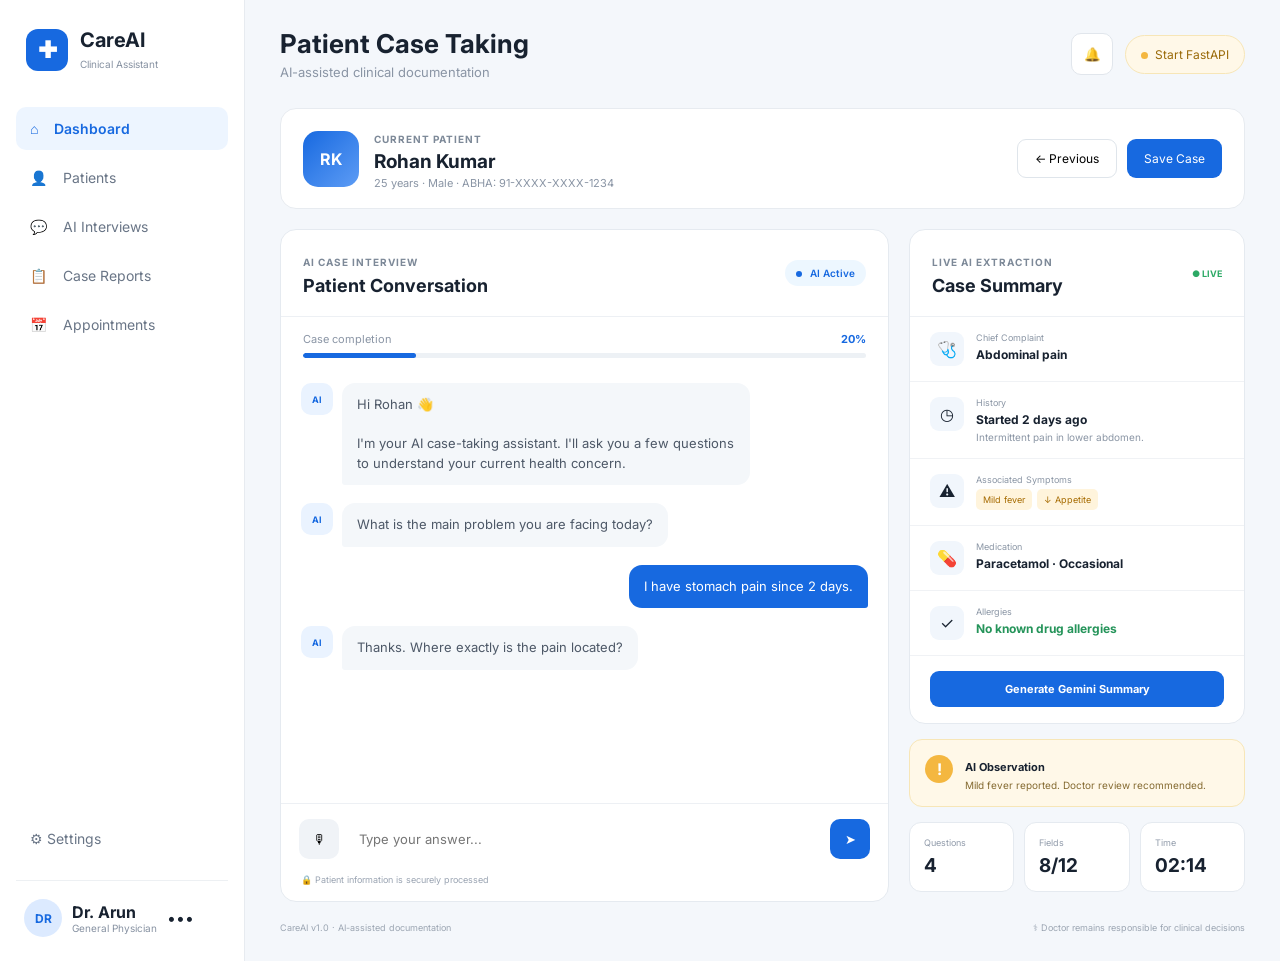
<file: frontend/index.html>
<!DOCTYPE html>
<html lang="en">
<head>
    <meta charset="UTF-8">
    <meta name="viewport" content="width=device-width, initial-scale=1.0">

    <title>CareAI | Patient Case Taking</title>

    <link rel="stylesheet" href="style.css">

    <link rel="preconnect" href="https://fonts.googleapis.com">
    <link rel="preconnect" href="https://fonts.gstatic.com" crossorigin>

    <link href="https://fonts.googleapis.com/css2?family=Inter:wght@400;500;600;700;800&display=swap" rel="stylesheet">
</head>

<body>

<div class="app">

    <aside class="sidebar">

        <div class="brand">
            <div class="logo">✚</div>
            <div>
                <h2>CareAI</h2>
                <span>Clinical Assistant</span>
            </div>
        </div>

        <nav>

            <button class="nav-item active">
                <span>⌂</span>
                Dashboard
            </button>

            <button class="nav-item">
                <span>👤</span>
                Patients
            </button>

            <button class="nav-item">
                <span>💬</span>
                AI Interviews
            </button>

            <button class="nav-item">
                <span>📋</span>
                Case Reports
            </button>

            <button class="nav-item">
                <span>📅</span>
                Appointments
            </button>

        </nav>

        <div class="sidebar-bottom">

            <button class="nav-item">
                ⚙ Settings
            </button>

            <div class="doctor-mini">
                <div class="avatar">DR</div>

                <div>
                    <strong>Dr. Arun</strong>
                    <small>General Physician</small>
                </div>

                <span>•••</span>
            </div>

        </div>

    </aside>

    <main class="main">

        <header class="topbar">

            <div>
                <h1>Patient Case Taking</h1>
                <p>AI-assisted clinical documentation</p>
            </div>

            <div class="top-actions">

                <button class="icon-btn">🔔</button>

                <button class="status">
                    <span></span>
                    System Online
                </button>

            </div>

        </header>

        <section class="patient-header">

            <div class="patient-info">

                <div class="patient-avatar">
                    RK
                </div>

                <div>
                    <span class="label">CURRENT PATIENT</span>

                    <h2>Rohan Kumar</h2>

                    <p>
                        25 years · Male · ABHA: 91-XXXX-XXXX-1234
                    </p>
                </div>

            </div>

            <div class="patient-actions">

                <button class="secondary-btn">
                    ← Previous
                </button>

                <button class="primary-btn">
                    Save Case
                </button>

            </div>

        </section>

        <section class="dashboard-grid">

            <div class="interview-card">

                <div class="card-header">

                    <div>
                        <span class="eyebrow">AI CASE INTERVIEW</span>

                        <h2>Patient Conversation</h2>
                    </div>

                    <div class="ai-status">
                        <div class="pulse"></div>
                        AI Active
                    </div>

                </div>

                <div class="progress-area">

                    <div class="progress-text">
                        <span>Case completion</span>
                        <strong id="progressText">20%</strong>
                    </div>

                    <div class="progress">
                        <div id="progressBar"></div>
                    </div>

                </div>

                <div class="chat" id="chat">

                    <div class="message ai">
                        <div class="bot-avatar">AI</div>
                        <div class="bubble">
                            Hi Rohan 👋<br><br>
                            I'm your AI case-taking assistant.
                            I'll ask you a few questions to understand your current health concern.
                        </div>
                    </div>

                    <div class="message ai">
                        <div class="bot-avatar">AI</div>
                        <div class="bubble">
                            What is the main problem you are facing today?
                        </div>
                    </div>

                    <div class="message user">
                        <div class="bubble">
                            I have stomach pain since 2 days.
                        </div>
                    </div>

                    <div class="message ai">
                        <div class="bot-avatar">AI</div>
                        <div class="bubble">
                            Thanks. Where exactly is the pain located?
                        </div>
                    </div>

                </div>

                <div class="chat-input">

                    <button class="mic-btn" onclick="voiceInput()">
                        🎙
                    </button>

                    <input
                        id="messageInput"
                        type="text"
                        placeholder="Type your answer..."
                        onkeypress="handleEnter(event)"
                    >

                    <button
                        class="send-btn"
                        onclick="sendMessage()"
                    >
                        ➤
                    </button>

                </div>

                <div class="privacy">
                    🔒 Patient information is securely processed
                </div>

            </div>

            <div class="right-column">

                <div class="summary-card">

                    <div class="card-header">

                        <div>
                            <span class="eyebrow">LIVE AI EXTRACTION</span>
                            <h2>Case Summary</h2>
                        </div>

                        <span class="live-dot">● LIVE</span>

                    </div>

                    <div class="summary-section">

                        <div class="summary-icon">🩺</div>

                        <div>
                            <small>Chief Complaint</small>

                            <strong id="complaint">
                                Abdominal pain
                            </strong>
                        </div>

                    </div>

                    <div class="summary-section">

                        <div class="summary-icon">◷</div>

                        <div>
                            <small>History</small>

                            <strong id="historySummary">
                                Started 2 days ago
                            </strong>

                            <p id="historyDetail">
                                Intermittent pain in lower abdomen.
                            </p>
                        </div>

                    </div>

                    <div class="summary-section">

                        <div class="summary-icon">⚠</div>

                        <div>
                            <small>Associated Symptoms</small>

                            <div class="tags">
                                <span id="symptomTag1">Mild fever</span>
                                <span id="symptomTag2">↓ Appetite</span>
                            </div>
                        </div>

                    </div>

                    <div class="summary-section">

                        <div class="summary-icon">💊</div>

                        <div>
                            <small>Medication</small>

                            <strong id="medicationSummary">
                                Paracetamol · Occasional
                            </strong>
                        </div>

                    </div>

                    <div class="summary-section">

                        <div class="summary-icon">✓</div>

                        <div>
                            <small>Allergies</small>

                            <strong class="safe" id="allergySummary">
                                No known drug allergies
                            </strong>
                        </div>

                    </div>

                    <button class="summary-action" onclick="generateConversationSummary()">
                        Generate Gemini Summary
                    </button>

                </div>

                <div class="alert-card">

                    <div class="alert-icon">
                        !
                    </div>

                    <div>

                        <strong>AI Observation</strong>

                        <p id="alertText">
                            Mild fever reported.
                            Doctor review recommended.
                        </p>

                    </div>

                </div>

                <div class="stats-grid">

                    <div class="stat">
                        <span>Questions</span>
                        <strong id="questionCount">4</strong>
                    </div>

                    <div class="stat">
                        <span>Fields</span>
                        <strong>8/12</strong>
                    </div>

                    <div class="stat">
                        <span>Time</span>
                        <strong>02:14</strong>
                    </div>

                </div>

            </div>

        </section>

        <footer>

            <span>CareAI v1.0 · AI-assisted documentation</span>

            <span>
                ⚕ Doctor remains responsible for clinical decisions
            </span>

        </footer>

    </main>

</div>

<script src="script.js"></script>

</body>
</html>
</file>
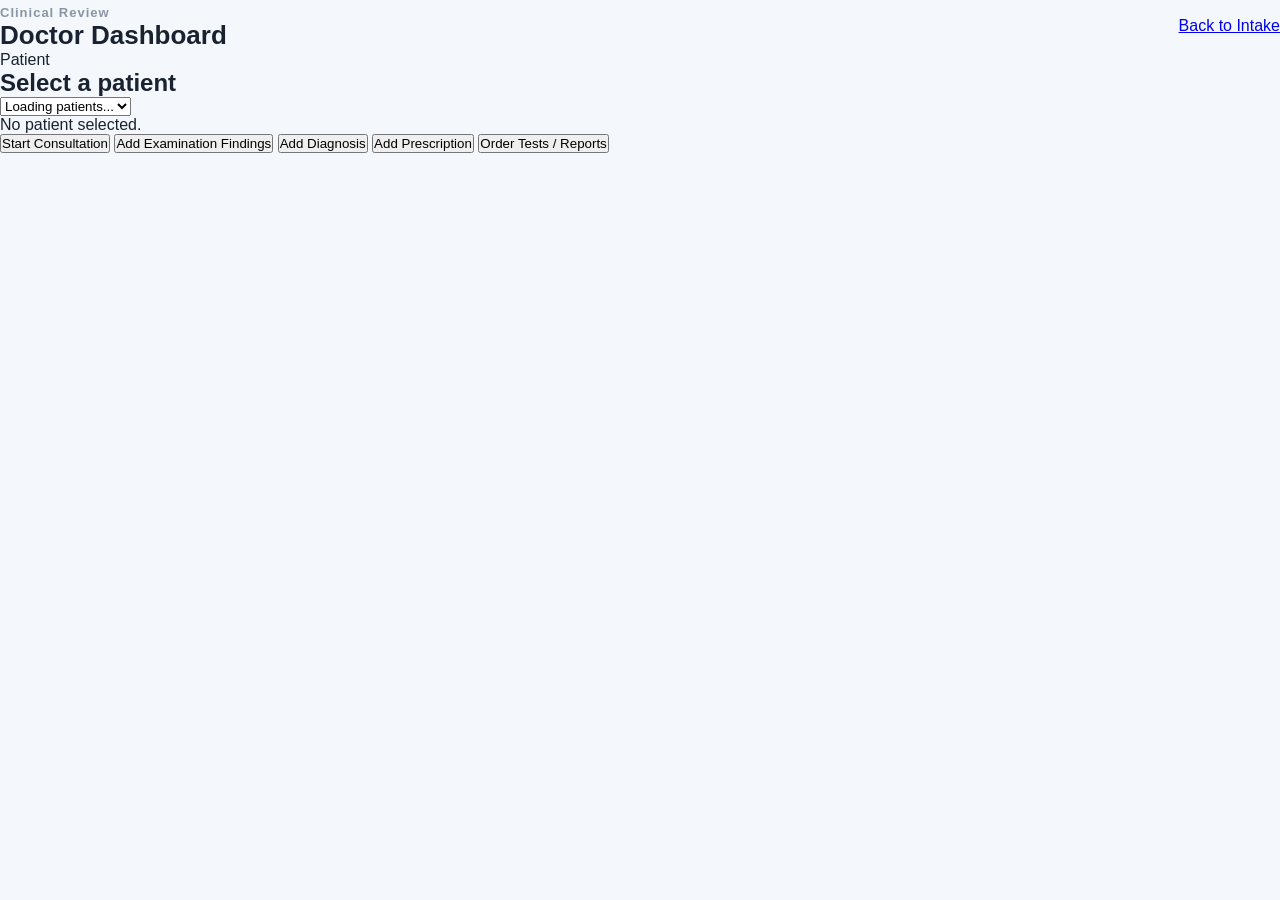
<file: frontend/doctor.html>
<!DOCTYPE html>
<html lang="en">
<head>
    <meta charset="UTF-8" />
    <meta name="viewport" content="width=device-width, initial-scale=1.0" />
    <title>Doctor Dashboard</title>
    <link rel="stylesheet" href="style.css" />
</head>
<body>
    <div class="container">
        <header class="topbar">
            <div>
                <p class="eyebrow">Clinical Review</p>
                <h1>Doctor Dashboard</h1>
            </div>
            <a class="doctor-link" href="index.html">Back to Intake</a>
        </header>

        <section class="card dashboard-card">
            <div class="dashboard-header">
                <div>
                    <label>Patient</label>
                    <h2 id="doctorPatientName">Select a patient</h2>
                </div>
                <select id="patientSelect" onchange="loadPatient()">
                    <option value="">Loading patients...</option>
                </select>
            </div>

            <div id="doctorDetails" class="doctor-details">
                <p>No patient selected.</p>
            </div>

            <div class="action-grid">
                <button>Start Consultation</button>
                <button>Add Examination Findings</button>
                <button>Add Diagnosis</button>
                <button>Add Prescription</button>
                <button>Order Tests / Reports</button>
            </div>
        </section>
    </div>

    <script src="script.js"></script>
    <script>
        window.addEventListener('DOMContentLoaded', loadPatientListForDoctor)
    </script>
</body>
</html>
</file>
<file: frontend/style.css>
* {
    box-sizing: border-box;
    margin: 0;
    padding: 0;
}

body {
    font-family: "Inter", sans-serif;
    background: #f4f7fb;
    color: #182230;
}

button,
input {
    font-family: inherit;
}

.app {
    display: flex;
    min-height: 100vh;
}

.sidebar {
    width: 245px;
    background: #ffffff;
    border-right: 1px solid #e7ebf0;
    padding: 24px 16px;
    display: flex;
    flex-direction: column;
}

.brand {
    display: flex;
    align-items: center;
    gap: 12px;
    padding: 4px 10px 35px;
}

.logo {
    width: 42px;
    height: 42px;
    border-radius: 12px;
    background: #1769e0;
    color: white;
    display: grid;
    place-items: center;
    font-size: 23px;
    font-weight: bold;
}

.brand h2 {
    font-size: 20px;
}

.brand span {
    font-size: 10px;
    color: #8792a2;
}

nav {
    display: flex;
    flex-direction: column;
    gap: 6px;
}

.nav-item {
    border: none;
    background: transparent;
    padding: 13px 14px;
    border-radius: 10px;
    text-align: left;
    color: #697586;
    font-size: 14px;
    cursor: pointer;
}

.nav-item span {
    margin-right: 12px;
}

.nav-item:hover,
.nav-item.active {
    background: #edf5ff;
    color: #1769e0;
    font-weight: 600;
}

.sidebar-bottom {
    margin-top: auto;
}

.doctor-mini {
    border-top: 1px solid #edf0f3;
    margin-top: 20px;
    padding: 18px 8px 0;
    display: flex;
    align-items: center;
    gap: 10px;
}

.doctor-mini small {
    display: block;
    color: #8792a2;
    font-size: 10px;
}

.avatar {
    width: 38px;
    height: 38px;
    border-radius: 50%;
    background: #dceaff;
    color: #1769e0;
    display: grid;
    place-items: center;
    font-size: 12px;
    font-weight: bold;
}

.main {
    flex: 1;
    padding: 28px 35px;
    max-width: 1600px;
    margin: auto;
}

.topbar {
    display: flex;
    justify-content: space-between;
    align-items: center;
}

.topbar h1 {
    font-size: 26px;
}

.topbar p {
    color: #8a95a5;
    font-size: 13px;
    margin-top: 5px;
}

.top-actions {
    display: flex;
    align-items: center;
    gap: 12px;
}

.icon-btn {
    width: 42px;
    height: 42px;
    border: 1px solid #e1e6ec;
    background: white;
    border-radius: 10px;
    cursor: pointer;
}

.status {
    border: 1px solid #dcefe4;
    background: #f2fbf5;
    padding: 11px 15px;
    border-radius: 20px;
    color: #21844b;
    font-size: 12px;
}

.status span {
    width: 7px;
    height: 7px;
    background: #2ebc69;
    display: inline-block;
    border-radius: 50%;
    margin-right: 7px;
}

.status.warning {
    border-color: #f7e6b7;
    background: #fff8e8;
    color: #9a6a08;
}

.status.warning span {
    background: #f4b740;
}

.patient-header {
    margin-top: 28px;
    background: white;
    border: 1px solid #e7ebf0;
    border-radius: 16px;
    padding: 18px 22px;
    display: flex;
    justify-content: space-between;
    align-items: center;
}

.patient-info {
    display: flex;
    align-items: center;
    gap: 15px;
}

.patient-avatar {
    width: 56px;
    height: 56px;
    background: linear-gradient(135deg, #1769e0, #5d9cf5);
    color: white;
    border-radius: 15px;
    display: grid;
    place-items: center;
    font-weight: 700;
}

.label,
.eyebrow {
    font-size: 10px;
    letter-spacing: 1px;
    color: #7d8998;
    font-weight: 700;
}

.patient-info h2 {
    font-size: 19px;
    margin: 3px 0;
}

.patient-info p {
    font-size: 11px;
    color: #8a95a5;
}

.patient-actions {
    display: flex;
    gap: 10px;
}

.secondary-btn,
.primary-btn {
    padding: 11px 17px;
    border-radius: 9px;
    cursor: pointer;
    font-size: 12px;
}

.secondary-btn {
    background: white;
    border: 1px solid #dfe5eb;
}

.primary-btn {
    background: #1769e0;
    color: white;
    border: none;
}

.dashboard-grid {
    display: grid;
    grid-template-columns: 1.45fr 0.8fr;
    gap: 20px;
    margin-top: 20px;
}

.interview-card,
.summary-card {
    background: white;
    border: 1px solid #e5eaf0;
    border-radius: 16px;
    overflow: hidden;
}

.card-header {
    padding: 20px 22px;
    border-bottom: 1px solid #edf0f4;
    display: flex;
    justify-content: space-between;
    align-items: center;
}

.card-header h2 {
    font-size: 18px;
    margin-top: 5px;
}

.ai-status {
    background: #edf7ff;
    color: #1769e0;
    padding: 7px 11px;
    border-radius: 20px;
    font-size: 10px;
    font-weight: 600;
}

.pulse {
    display: inline-block;
    width: 6px;
    height: 6px;
    background: #1769e0;
    border-radius: 50%;
    margin-right: 5px;
}

.progress-area {
    padding: 15px 22px 5px;
}

.progress-text {
    display: flex;
    justify-content: space-between;
    font-size: 11px;
    color: #8a95a5;
}

.progress-text strong {
    color: #1769e0;
}

.progress {
    height: 5px;
    background: #edf1f5;
    border-radius: 5px;
    margin-top: 7px;
    overflow: hidden;
}

.progress div {
    width: 20%;
    height: 100%;
    background: #1769e0;
    border-radius: 5px;
    transition: 0.4s;
}

.chat {
    height: 440px;
    padding: 20px;
    overflow-y: auto;
}

.message {
    display: flex;
    gap: 9px;
    margin-bottom: 18px;
}

.message.user {
    justify-content: flex-end;
}

.bot-avatar {
    min-width: 32px;
    height: 32px;
    border-radius: 10px;
    background: #eaf3ff;
    color: #1769e0;
    display: grid;
    place-items: center;
    font-size: 9px;
    font-weight: 700;
}

.bubble {
    max-width: 72%;
    padding: 12px 15px;
    border-radius: 13px;
    background: #f4f7fa;
    color: #4d5867;
    font-size: 13px;
    line-height: 1.5;
}

.message.user .bubble {
    background: #1769e0;
    color: white;
    border-bottom-right-radius: 3px;
}

.message.ai .bubble {
    border-bottom-left-radius: 3px;
}

.chat-input {
    display: flex;
    align-items: center;
    gap: 8px;
    padding: 15px 18px;
    border-top: 1px solid #edf0f4;
}

.chat-input input {
    flex: 1;
    border: none;
    outline: none;
    font-size: 13px;
    padding: 12px;
}

.mic-btn,
.send-btn {
    width: 40px;
    height: 40px;
    border-radius: 10px;
    border: none;
    cursor: pointer;
}

.mic-btn {
    background: #f0f3f7;
}

.send-btn {
    background: #1769e0;
    color: white;
}

.privacy {
    padding: 0 20px 16px;
    color: #9aa4b2;
    font-size: 9px;
}

.summary-card {
    padding-bottom: 8px;
}

.summary-action {
    margin: 15px 20px 8px;
    width: calc(100% - 40px);
    border: none;
    border-radius: 9px;
    padding: 11px 14px;
    background: #1769e0;
    color: white;
    cursor: pointer;
    font-size: 11px;
    font-weight: 700;
}

.summary-section {
    display: flex;
    gap: 12px;
    padding: 15px 20px;
    border-bottom: 1px solid #f0f2f5;
}

.summary-icon {
    width: 34px;
    height: 34px;
    border-radius: 9px;
    background: #f1f6fc;
    display: grid;
    place-items: center;
}

.summary-section small {
    display: block;
    color: #8b96a5;
    font-size: 9px;
    margin-bottom: 4px;
}

.summary-section strong {
    font-size: 12px;
    display: block;
}

.summary-section p {
    font-size: 10px;
    color: #8b96a5;
    margin-top: 4px;
}

.live-dot {
    color: #2ca965;
    font-size: 9px;
    font-weight: 700;
}

.safe {
    color: #25945a;
}

.tags {
    display: flex;
    gap: 5px;
}

.tags span {
    background: #fff4dc;
    color: #a66b00;
    border-radius: 5px;
    padding: 5px 7px;
    font-size: 9px;
}

.alert-card {
    margin-top: 15px;
    padding: 15px;
    border-radius: 13px;
    background: #fff8e8;
    border: 1px solid #f7e6b7;
    display: flex;
    gap: 12px;
}

.alert-icon {
    width: 28px;
    height: 28px;
    background: #f4b740;
    color: white;
    border-radius: 50%;
    display: grid;
    place-items: center;
    font-weight: bold;
}

.alert-card strong {
    font-size: 11px;
}

.alert-card p {
    color: #856b32;
    font-size: 10px;
    margin-top: 4px;
}

.stats-grid {
    display: grid;
    grid-template-columns: repeat(3, 1fr);
    gap: 10px;
    margin-top: 15px;
}

.stat {
    background: white;
    border: 1px solid #e5eaf0;
    border-radius: 12px;
    padding: 14px;
}

.stat span {
    display: block;
    color: #929cab;
    font-size: 9px;
}

.stat strong {
    display: block;
    margin-top: 6px;
    font-size: 19px;
}

footer {
    margin-top: 20px;
    display: flex;
    justify-content: space-between;
    color: #9ba5b2;
    font-size: 9px;
}

@media(max-width: 1000px) {
    .sidebar {
        width: 75px;
    }

    .brand div:not(.logo),
    .nav-item:not(.active)::first-letter {
        display: none;
    }

    .brand {
        justify-content: center;
    }

    .dashboard-grid {
        grid-template-columns: 1fr;
    }
}

@media(max-width: 650px) {
    .sidebar {
        display: none;
    }

    .main {
        padding: 18px;
    }

    .patient-header {
        align-items: flex-start;
        gap: 15px;
        flex-direction: column;
    }

    .topbar {
        gap: 15px;
    }

    .status {
        display: none;
    }

    .chat {
        height: 400px;
    }

    footer {
        flex-direction: column;
        gap: 5px;
    }
}
</file>
